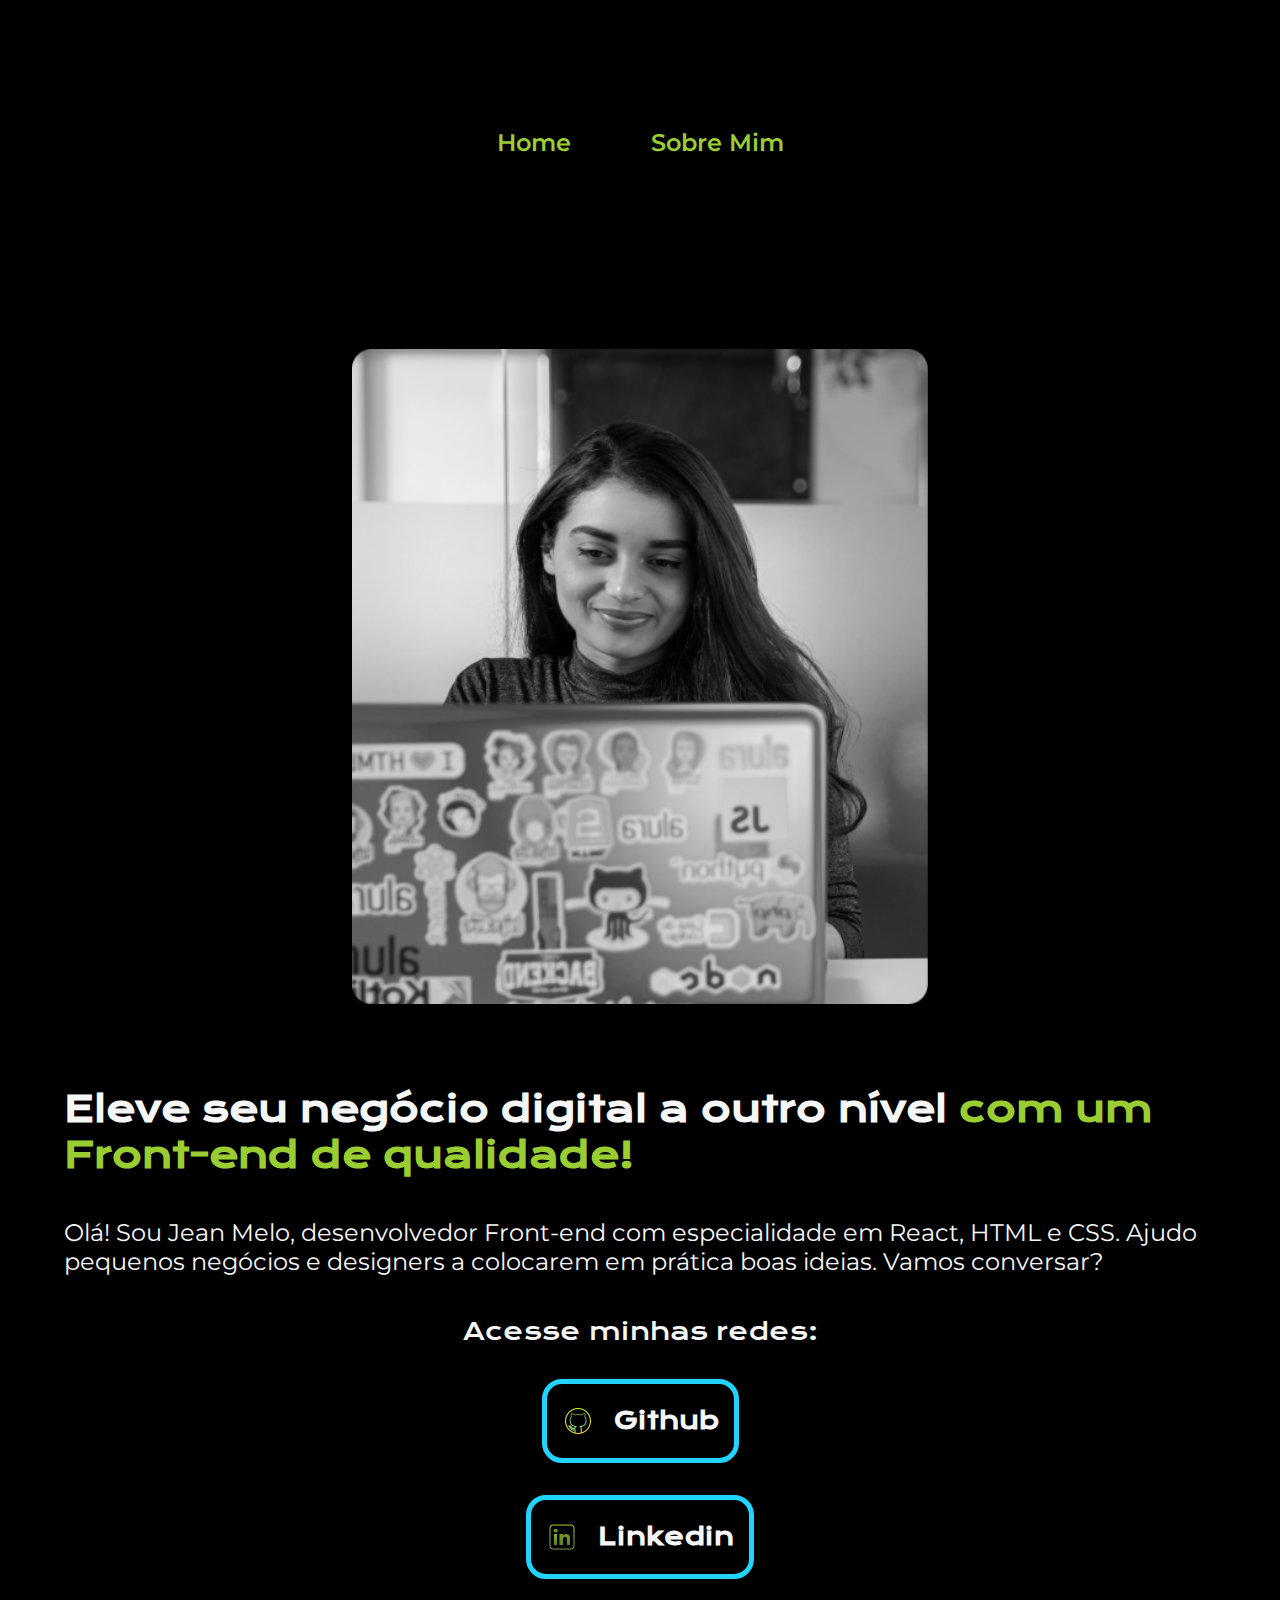
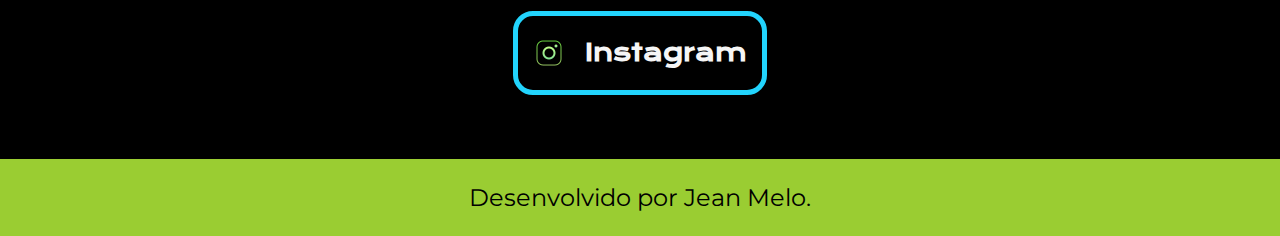
<file: index.html>
<!DOCTYPE html>
<html lang="pt-br">
  <head>
    <meta charset="UTF-8" />
    <meta name="viewport" content="width=device-width, initial-scale=1.0" />
    <title>Portfolio</title>
    <link rel="shortcut icon" href="assets/logo.png" type="image/x-icon">
    <link rel="stylesheet" href="styles/style.css" />
  </head>
  <body>
    <header class="cabecalho">
      <nav class="cabecalho__menu">
        <a class="cabecalho__menu__link" href="index.html">Home</a>
        <a class="cabecalho__menu__link" href="about.html">Sobre Mim</a>
      </nav>
    </header>
    <main class="apresentacao">
      <section class="apresentacao__conteudo">
        <h1 class="apresentacao__conteudo__titulo">
          Eleve seu negócio digital a outro nível
          <strong class="destaque-titulo"
            >com um Front-end de qualidade!</strong
          >
        </h1>
        <p class="apresentacao__paragrafo">
          Olá! Sou Jean Melo, desenvolvedor Front-end com especialidade em
          React, HTML e CSS. Ajudo pequenos negócios e designers a colocarem em
          prática boas ideias. Vamos conversar?
        </p>
        <div class="apresentacao__links">
          <h2 class="apresentacao__links__subtitulo">Acesse minhas redes:</h2>
          <a class="apresentacao__links__navegacao" href="https://github.com"
            ><img src="assets/icons8-github-32.png" alt="icone Github" />
            Github</a>
          <a
            class="apresentacao__links__navegacao"
            href="https://www.linkedin.com/in/jean-melo-629600b1/"
            ><img src="assets/icons8-linkedin-32.png" alt="icone Linkedin" />
            Linkedin</a>
          <a class="apresentacao__links__navegacao" href="https://www.instagram.com"
            ><img src="assets/icons8-instagram-32.png" alt="icone Instagram" />
            Instagram</a>
        </div>
      </section>
      <img class="apresentacao__imagem" src="assets/Rectangle 47.png" alt="Foto Jean Melo Programando" />
    </main>
    <footer class="rodape">
      <p>Desenvolvido por Jean Melo.</p>
    </footer>
  </body>
</html>
</file>
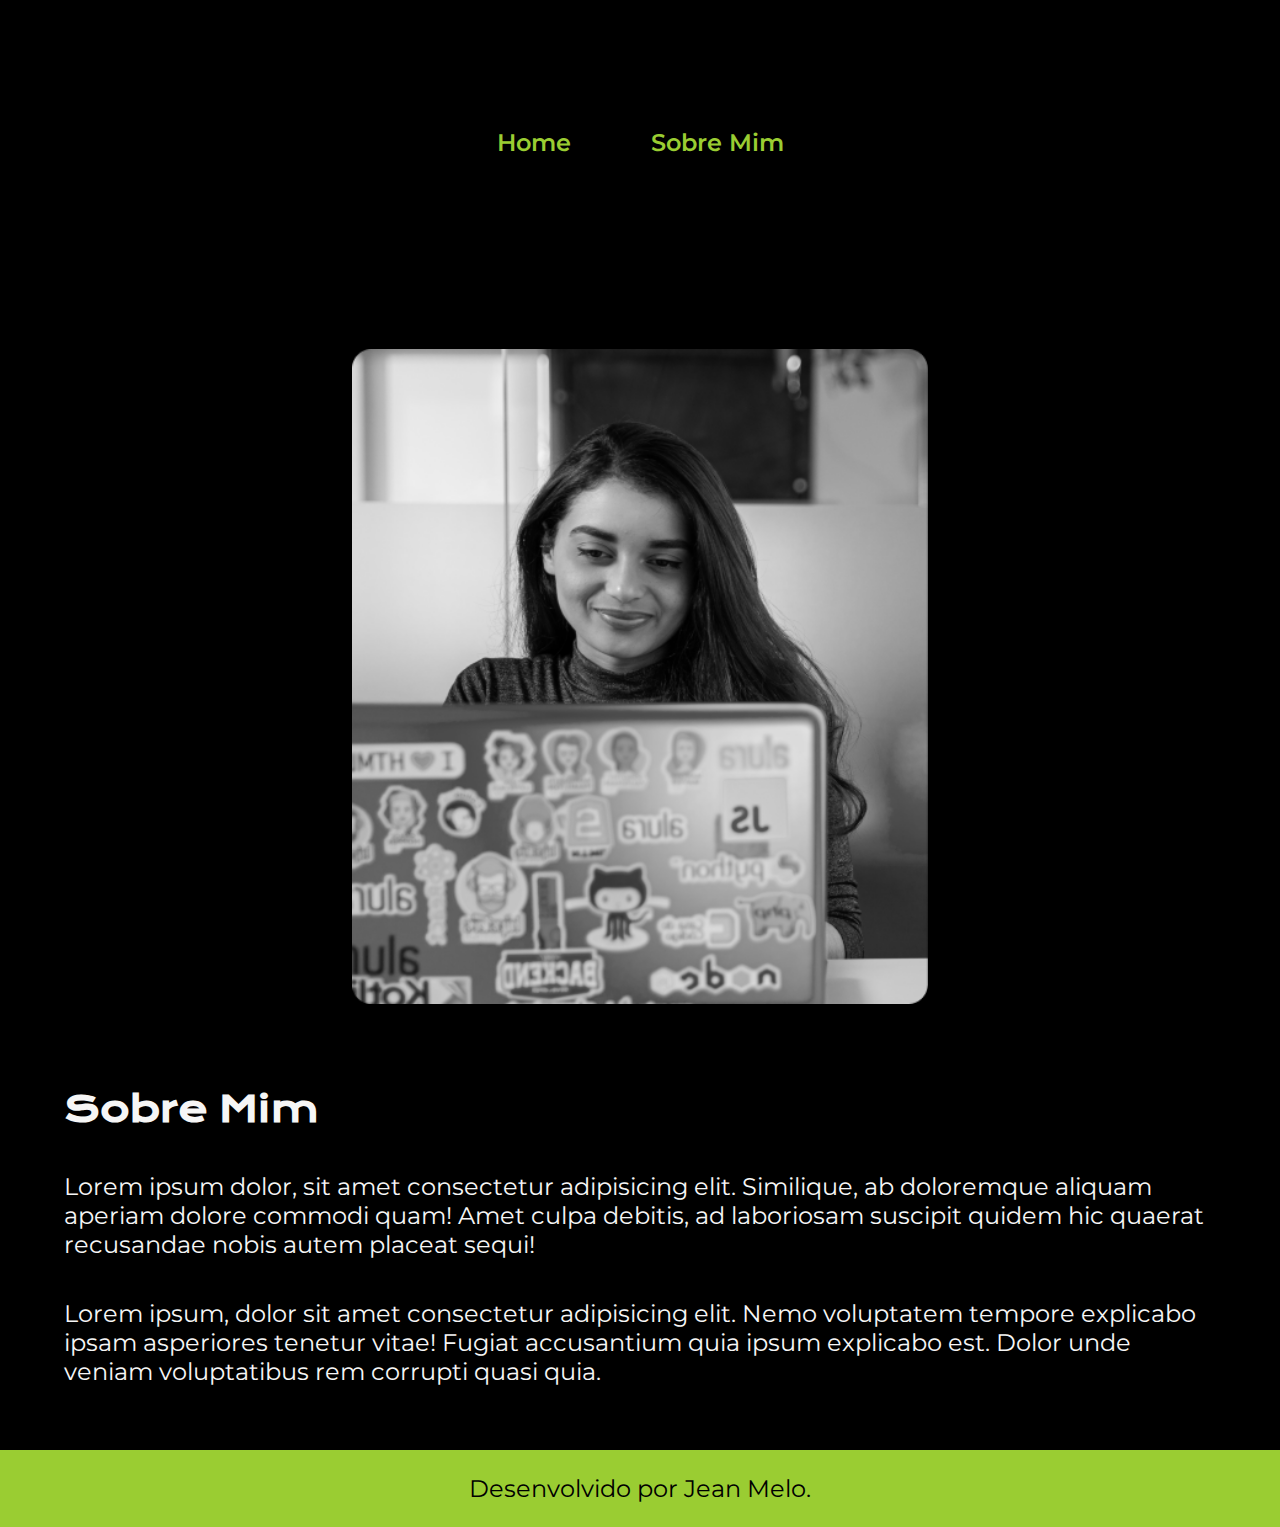
<file: about.html>
<!DOCTYPE html>
<html lang="pt-br">
  <head>
    <meta charset="UTF-8" />
    <meta name="viewport" content="width=device-width, initial-scale=1.0" />
    <title>Sobre Mim</title>
    <link rel="stylesheet" href="styles/style.css" />
  </head>
  <body>
    <header class="cabecalho">
      <nav class="cabecalho__menu">
        <a class="cabecalho__menu__link" href="index.html">Home</a>
        <a class="cabecalho__menu__link" href="about.html">Sobre Mim</a>
      </nav>
    </header>

    <main class="apresentacao">
      <section class="apresentacao__conteudo">
        <h1 class="apresentacao__conteudo__titulo">Sobre Mim</h1>
        <p class="apresentacao__paragrafo">
          Lorem ipsum dolor, sit amet consectetur adipisicing elit. Similique,
          ab doloremque aliquam aperiam dolore commodi quam! Amet culpa debitis,
          ad laboriosam suscipit quidem hic quaerat recusandae nobis autem
          placeat sequi!
        </p>
        <p class="apresentacao__paragrafo">
          Lorem ipsum, dolor sit amet consectetur adipisicing elit. Nemo
          voluptatem tempore explicabo ipsam asperiores tenetur vitae! Fugiat
          accusantium quia ipsum explicabo est. Dolor unde veniam voluptatibus
          rem corrupti quasi quia.
        </p>
      </section>
      <img class="apresentacao__imagem" src="assets/Rectangle 47.png" alt="" />
    </main>

    <footer class="rodape">
      <p>Desenvolvido por Jean Melo.</p>
    </footer>
  </body>
</html>
</file>
<file: styles/style.css>
@import url("https://fonts.googleapis.com/css2?family=Krona+One&family=Montserrat:wght@400;600&display=swap");

:root {
  --cor-primaria: #000000;
  --cor-secundaria: #f6f6f6;
  --cor-terciaria: #9acd32;
  --cor-quaternaria: #22d4fd;
  --cor-rover: #272727;

  --fonte-primaria: "Krona One", sans-serif;
  --fonte-secundaria: "Montserrat", sans-serif;
}

* {
  margin: 0;
  padding: 0;
}

body {
  box-sizing: border-box;
  background-color: var(--cor-primaria);
  color: var(--cor-secundaria);
}

.cabecalho {
  padding: 2% 0% 0% 15%;
}

.cabecalho__menu {
  display: flex;
  gap: 80px;
}

.cabecalho__menu__link {
  font-family: var(--fonte-secundaria);
  font-weight: 600;
  font-size: 1.5rem;
  color: var(--cor-terciaria);
  text-decoration: none;
}

.apresentacao {
  padding: 5% 15%;
  display: flex;
  align-items: center;
  justify-content: space-between;
  gap: 82px;
}

.apresentacao__conteudo {
  width: 50%;
  display: flex;
  flex-direction: column;
  gap: 40px;
}

.apresentacao__conteudo__titulo {
  font-size: 2.25rem;
  font-family: var(--fonte-primaria);
}

.destaque-titulo {
  color: var(--cor-terciaria);
}

.apresentacao__paragrafo {
  font-size: 1.5rem;
  font-family: var(--fonte-secundaria);
}
.apresentacao__links {
  display: flex;
  flex-direction: column;
  justify-content: space-between;
  align-items: center;
  gap: 32px;
}
.apresentacao__links__navegacao {
  border: 5px solid var(--cor-quaternaria);
  width: 50%;
  text-align: center;
  border-radius: 20px;
  font-size: 1.5rem;
  font-weight: 600;
  padding: 21px 15px;
  text-decoration: none;
  color: var(--cor-secundaria);
  font-family: var(--fonte-primaria);
  display: flex;
  justify-content: center;
  gap: 20px;
}

.apresentacao__links__subtitulo {
  font-family: var(--fonte-primaria);
  font-weight: 400;
  font-size: 1.5rem;
}

.apresentacao__links__link:hover {
  background-color: var(--cor-rover);
}

.apresentacao__imagem {
  width: 50%;
}

.rodape {
  color: var(--cor-primaria);
  background-color: var(--cor-terciaria);
  padding: 24px;
  text-align: center;
  font-family: var(--fonte-secundaria);
  font-size: 1.5rem;
  font-weight: 400;
}

@media (max-width: 1430px) {
  .cabecalho {
    padding: 10%;
  }

  .cabecalho__menu {
    justify-content: center;
  }

  .apresentacao {
    flex-direction: column-reverse;
    padding: 5%;
  }

  .apresentacao__conteudo {
    width: auto;
  }

  .apresentacao__imagem {
    width: 50%;
  }

  .apresentacao__links__navegacao {
    width: auto;
  }
}
</file>
